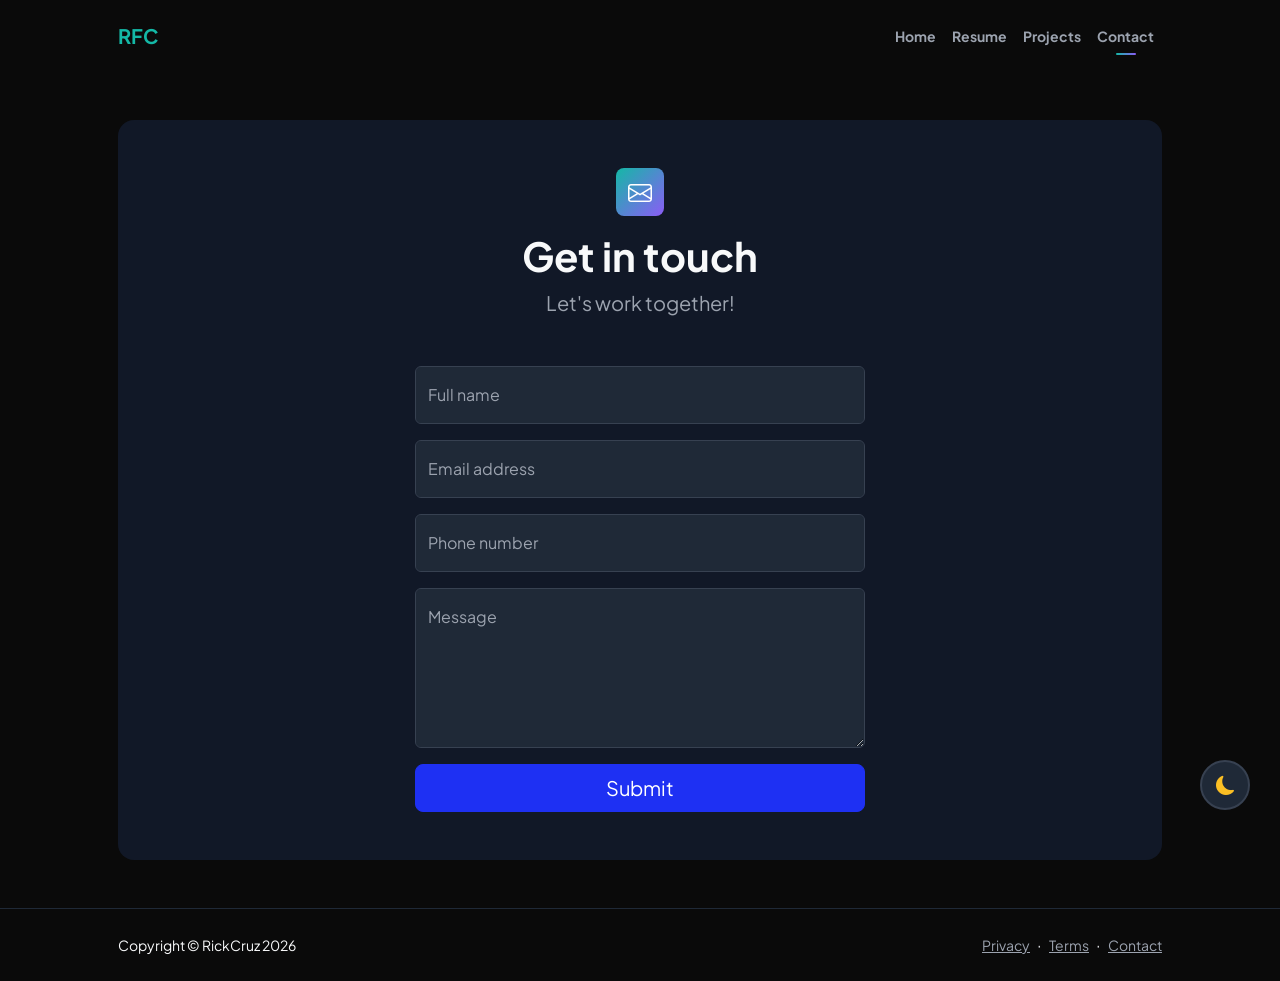
<file: introduction/contact.html>
<!DOCTYPE html>
<html lang="en">
    <head>
        <meta charset="utf-8" />
        <meta name="viewport" content="width=device-width, initial-scale=1, shrink-to-fit=no" />
        <meta name="description" content="Contact Rick Francis Cruz for web development projects and collaboration" />
        <meta name="author" content="Rick Francis Cruz" />
        <title>Contact - Rick Francis Cruz</title>
        <!-- Favicon-->
        <link rel="icon" type="image/x-icon" href="assets/favicon.ico" />
        <!-- Custom Google font-->
        <link rel="preconnect" href="https://fonts.googleapis.com" />
        <link rel="preconnect" href="https://fonts.gstatic.com" crossorigin />
        <link href="https://fonts.googleapis.com/css2?family=Plus+Jakarta+Sans:wght@100;200;300;400;500;600;700;800;900&amp;display=swap" rel="stylesheet" />
        <!-- Bootstrap icons-->
        <link href="https://cdn.jsdelivr.net/npm/bootstrap-icons@1.8.1/font/bootstrap-icons.css" rel="stylesheet" />
        <!-- Core theme CSS (includes Bootstrap)-->
        <link href="css/styles.css" rel="stylesheet" />
    </head>
    <body class="d-flex flex-column">
        <main class="flex-shrink-0">
            <!-- Navigation-->
            <nav class="navbar navbar-expand-lg navbar-dark py-3" style="background-color: #0a0a0a;">
                <div class="container px-5">
                    <a class="navbar-brand" href="index.html"><span class="fw-bolder text-primary">RFC</span></a>
                    <button class="navbar-toggler" type="button" data-bs-toggle="collapse" data-bs-target="#navbarSupportedContent" aria-controls="navbarSupportedContent" aria-expanded="false" aria-label="Toggle navigation"><span class="navbar-toggler-icon"></span></button>
                    <div class="collapse navbar-collapse" id="navbarSupportedContent">
                        <ul class="navbar-nav ms-auto mb-2 mb-lg-0 small fw-bolder">
                            <li class="nav-item"><a class="nav-link" href="index.html">Home</a></li>
                            <li class="nav-item"><a class="nav-link" href="resume.html">Resume</a></li>
                            <li class="nav-item"><a class="nav-link" href="projects.html">Projects</a></li>
                            <li class="nav-item"><a class="nav-link" href="contact.html">Contact</a></li>
                        </ul>
                    </div>
                </div>
            </nav>
            <!-- Page content-->
            <section class="py-5">
                <div class="container px-5">
                    <!-- Contact form-->
                    <div class="rounded-4 py-5 px-4 px-md-5" style="background-color: #111827;">
                        <div class="text-center mb-5">
                            <div class="feature bg-primary bg-gradient-primary-to-secondary text-white rounded-3 mb-3"><i class="bi bi-envelope"></i></div>
                            <h1 class="fw-bolder text-light">Get in touch</h1>
                            <p class="lead fw-normal mb-0" style="color: #9ca3af;">Let's work together!</p>
                        </div>
                        <div class="row gx-5 justify-content-center">
                            <div class="col-lg-8 col-xl-6">
                                <!-- * * * * * * * * * * * * * * *-->
                                <!-- * * SB Forms Contact Form * *-->
                                <!-- * * * * * * * * * * * * * * *-->
                                <!-- This form is pre-integrated with SB Forms.-->
                                <!-- To make this form functional, sign up at-->
                                <!-- https://startbootstrap.com/solution/contact-forms-->
                                <!-- to get an API token!-->
                                <form id="contactForm" data-sb-form-api-token="API_TOKEN">
                                    <!-- Name input-->
                                    <div class="form-floating mb-3">
                                        <input class="form-control" id="name" type="text" placeholder="Enter your name..." data-sb-validations="required" />
                                        <label for="name">Full name</label>
                                        <div class="invalid-feedback" data-sb-feedback="name:required">A name is required.</div>
                                    </div>
                                    <!-- Email address input-->
                                    <div class="form-floating mb-3">
                                        <input class="form-control" id="email" type="email" placeholder="name@example.com" data-sb-validations="required,email" />
                                        <label for="email">Email address</label>
                                        <div class="invalid-feedback" data-sb-feedback="email:required">An email is required.</div>
                                        <div class="invalid-feedback" data-sb-feedback="email:email">Email is not valid.</div>
                                    </div>
                                    <!-- Phone number input-->
                                    <div class="form-floating mb-3">
                                        <input class="form-control" id="phone" type="tel" placeholder="(123) 456-7890" data-sb-validations="required" />
                                        <label for="phone">Phone number</label>
                                        <div class="invalid-feedback" data-sb-feedback="phone:required">A phone number is required.</div>
                                    </div>
                                    <!-- Message input-->
                                    <div class="form-floating mb-3">
                                        <textarea class="form-control" id="message" type="text" placeholder="Enter your message here..." style="height: 10rem" data-sb-validations="required"></textarea>
                                        <label for="message">Message</label>
                                        <div class="invalid-feedback" data-sb-feedback="message:required">A message is required.</div>
                                    </div>
                                    <!-- Submit success message-->
                                    <!---->
                                    <!-- This is what your users will see when the form-->
                                    <!-- has successfully submitted-->
                                    <div class="d-none" id="submitSuccessMessage">
                                        <div class="text-center mb-3">
                                            <div class="fw-bolder">Form submission successful!</div>
                                            To activate this form, sign up at
                                            <br />
                                            <a href="https://startbootstrap.com/solution/contact-forms">https://startbootstrap.com/solution/contact-forms</a>
                                        </div>
                                    </div>
                                    <!-- Submit error message-->
                                    <!---->
                                    <!-- This is what your users will see when there is-->
                                    <!-- an error submitting the form-->
                                    <div class="d-none" id="submitErrorMessage"><div class="text-center text-danger mb-3">Error sending message!</div></div>
                                    <!-- Submit Button-->
                                    <div class="d-grid"><button class="btn btn-primary btn-lg disabled" id="submitButton" type="submit">Submit</button></div>
                                </form>
                            </div>
                        </div>
                    </div>
                </div>
            </section>
        </main>
        <!-- Footer-->
        <footer class="py-4 mt-auto" style="background-color: #0a0a0a; border-top: 1px solid #1f2937;">
            <div class="container px-5">
                <div class="row align-items-center justify-content-between flex-column flex-sm-row">
                    <div class="col-auto"><div class="small m-0 text-light">Copyright &copy; RickCruz 2026</div></div>
                    <div class="col-auto">
                        <a class="small" href="#!">Privacy</a>
                        <span class="mx-1">&middot;</span>
                        <a class="small" href="#!">Terms</a>
                        <span class="mx-1">&middot;</span>
                        <a class="small" href="#!">Contact</a>
                    </div>
                </div>
            </div>
        </footer>
        <!-- Bootstrap core JS-->
        <script src="https://cdn.jsdelivr.net/npm/bootstrap@5.2.3/dist/js/bootstrap.bundle.min.js"></script>
        <!-- Core theme JS-->
        <script src="js/scripts.js"></script>
        <!-- * * * * * * * * * * * * * * * * * * * * * * * * * * * * * * * * * * * * * * * *-->
        <!-- * *                               SB Forms JS                               * *-->
        <!-- * * Activate your form at https://startbootstrap.com/solution/contact-forms * *-->
        <!-- * * * * * * * * * * * * * * * * * * * * * * * * * * * * * * * * * * * * * * * *-->
        <script src="https://cdn.startbootstrap.com/sb-forms-latest.js"></script>
    </body>
</html>
</file>
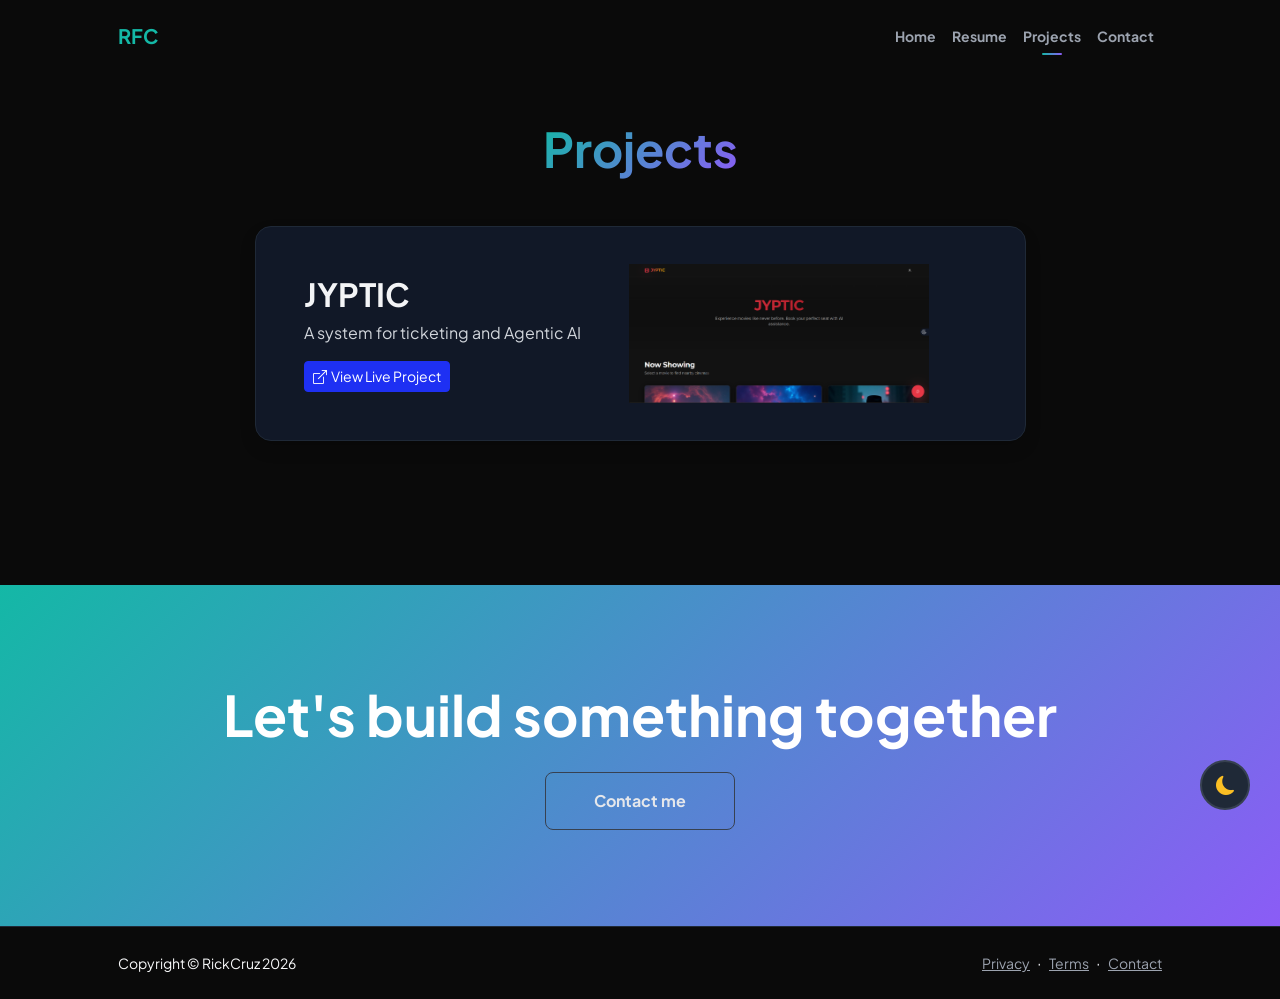
<file: introduction/projects.html>
<!DOCTYPE html>
<html lang="en">
    <head>
        <meta charset="utf-8" />
        <meta name="viewport" content="width=device-width, initial-scale=1, shrink-to-fit=no" />
        <meta name="description" content="Portfolio projects by Rick Francis Cruz - Web development work and applications" />
        <meta name="author" content="Rick Francis Cruz" />
        <title>Projects - Rick Francis Cruz</title>
        <!-- Favicon-->
        <link rel="icon" type="image/x-icon" href="assets/favicon.ico" />
        <!-- Custom Google font-->
        <link rel="preconnect" href="https://fonts.googleapis.com" />
        <link rel="preconnect" href="https://fonts.gstatic.com" crossorigin />
        <link href="https://fonts.googleapis.com/css2?family=Plus+Jakarta+Sans:wght@100;200;300;400;500;600;700;800;900&amp;display=swap" rel="stylesheet" />
        <!-- Bootstrap icons-->
        <link href="https://cdn.jsdelivr.net/npm/bootstrap-icons@1.8.1/font/bootstrap-icons.css" rel="stylesheet" />
        <!-- Core theme CSS (includes Bootstrap)-->
        <link href="css/styles.css" rel="stylesheet" />
    </head>
    <body class="d-flex flex-column h-100">
        <main class="flex-shrink-0">
            <!-- Navigation-->
            <nav class="navbar navbar-expand-lg navbar-dark py-3" style="background-color: #0a0a0a;">
                <div class="container px-5">
                    <a class="navbar-brand" href="index.html"><span class="fw-bolder text-primary">RFC</span></a>
                    <button class="navbar-toggler" type="button" data-bs-toggle="collapse" data-bs-target="#navbarSupportedContent" aria-controls="navbarSupportedContent" aria-expanded="false" aria-label="Toggle navigation"><span class="navbar-toggler-icon"></span></button>
                    <div class="collapse navbar-collapse" id="navbarSupportedContent">
                        <ul class="navbar-nav ms-auto mb-2 mb-lg-0 small fw-bolder">
                            <li class="nav-item"><a class="nav-link" href="index.html">Home</a></li>
                            <li class="nav-item"><a class="nav-link" href="resume.html">Resume</a></li>
                            <li class="nav-item"><a class="nav-link" href="projects.html">Projects</a></li>
                            <li class="nav-item"><a class="nav-link" href="contact.html">Contact</a></li>
                        </ul>
                    </div>
                </div>
            </nav>
            <!-- Projects Section-->
            <section class="py-5">
                <div class="container px-5 mb-5">
                    <div class="text-center mb-5">
                        <h1 class="display-5 fw-bolder mb-0"><span class="text-gradient d-inline">Projects</span></h1>
                    </div>
                    <div class="row gx-5 justify-content-center">
                        <div class="col-lg-11 col-xl-9 col-xxl-8">
                            <!-- Project Card 1: JYPTIC -->
                            <div class="card overflow-hidden shadow rounded-4 border-0 mb-5">
                                <div class="card-body p-0">
                                    <div class="d-flex align-items-center">
                                        <div class="p-5">
                                            <h2 class="fw-bolder">JYPTIC</h2>
                                            <p>A system for ticketing and Agentic AI</p>
                                            <a class="btn btn-primary btn-sm" href="https://jypsis-cinema-ticketing-system-pi.vercel.app/" target="_blank">
                                                <i class="bi bi-box-arrow-up-right me-1"></i>View Live Project
                                            </a>
                                        </div>
                                        <!-- To add a screenshot: save image as assets/jyptic-preview.png -->
                                        <img class="img-fluid" src="assets/jyptic-preview.png" alt="JYPTIC Project Preview" style="max-width: 300px;" />
                                    </div>
                                </div>
                            </div>
                            <!-- Project Card 2
                            <div class="card overflow-hidden shadow rounded-4 border-0">
                                <div class="card-body p-0">
                                    <div class="d-flex align-items-center">
                                        <div class="p-5">
                                            <h2 class="fw-bolder">Project Name 2</h2>
                                            <p>Lorem ipsum dolor sit amet consectetur adipisicing elit. Eius at enim eum illum aperiam placeat esse? Mollitia omnis minima saepe recusandae libero, iste ad asperiores! Explicabo commodi quo itaque! Ipsam!</p>
                                        </div>
                                        <img class="img-fluid" src="https://dummyimage.com/300x400/343a40/6c757d" alt="..." />
                                    </div>
                                </div>
                            </div> -->
                        </div>
                    </div>
                </div>
            </section>
            <!-- Call to action section-->
            <section class="py-5 bg-gradient-primary-to-secondary text-white">
                <div class="container px-5 my-5">
                    <div class="text-center">
                        <h2 class="display-4 fw-bolder mb-4">Let's build something together</h2>
                        <a class="btn btn-outline-light btn-lg px-5 py-3 fs-6 fw-bolder" href="contact.html">Contact me</a>
                    </div>
                </div>
            </section>
        </main>
        <!-- Footer-->
        <footer class="py-4 mt-auto" style="background-color: #0a0a0a; border-top: 1px solid #1f2937;">
            <div class="container px-5">
                <div class="row align-items-center justify-content-between flex-column flex-sm-row">
                    <div class="col-auto"><div class="small m-0 text-light">Copyright &copy; RickCruz 2026</div></div>
                    <div class="col-auto">
                        <a class="small" href="#!">Privacy</a>
                        <span class="mx-1">&middot;</span>
                        <a class="small" href="#!">Terms</a>
                        <span class="mx-1">&middot;</span>
                        <a class="small" href="#!">Contact</a>
                    </div>
                </div>
            </div>
        </footer>
        <!-- Bootstrap core JS-->
        <script src="https://cdn.jsdelivr.net/npm/bootstrap@5.2.3/dist/js/bootstrap.bundle.min.js"></script>
        <!-- Core theme JS-->
        <script src="js/scripts.js"></script>
    </body>
</html>
</file>
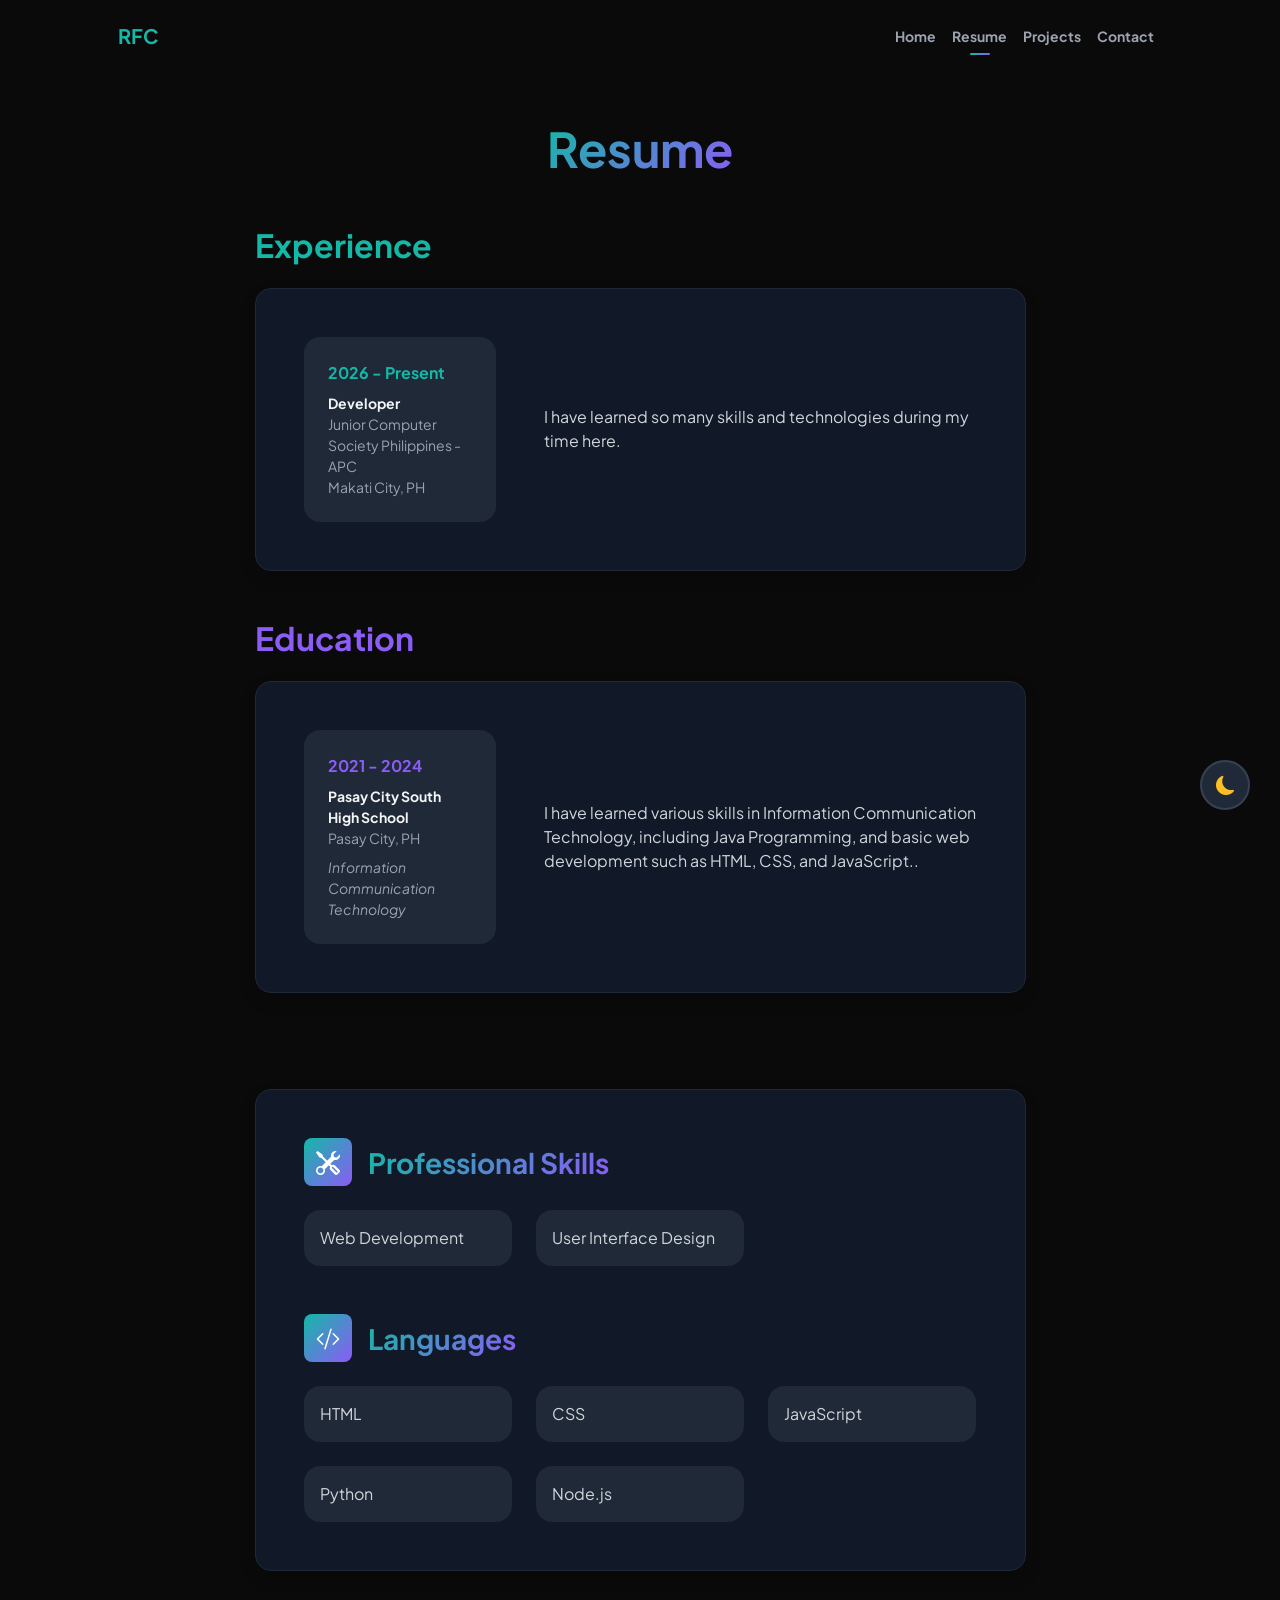
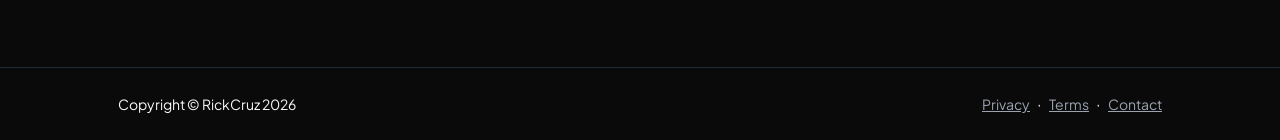
<file: introduction/resume.html>
<!DOCTYPE html>
<html lang="en">
    <head>
        <meta charset="utf-8" />
        <meta name="viewport" content="width=device-width, initial-scale=1, shrink-to-fit=no" />
        <meta name="description" content="Resume of Rick Francis Cruz - Education, experience, and skills in web development" />
        <meta name="author" content="Rick Francis Cruz" />
        <title>Resume - Rick Francis Cruz</title>
        <!-- Favicon-->
        <link rel="icon" type="image/x-icon" href="assets/favicon.ico" />
        <!-- Custom Google font-->
        <link rel="preconnect" href="https://fonts.googleapis.com" />
        <link rel="preconnect" href="https://fonts.gstatic.com" crossorigin />
        <link href="https://fonts.googleapis.com/css2?family=Plus+Jakarta+Sans:wght@100;200;300;400;500;600;700;800;900&amp;display=swap" rel="stylesheet" />
        <!-- Bootstrap icons-->
        <link href="https://cdn.jsdelivr.net/npm/bootstrap-icons@1.8.1/font/bootstrap-icons.css" rel="stylesheet" />
        <!-- Core theme CSS (includes Bootstrap)-->
        <link href="css/styles.css" rel="stylesheet" />
    </head>
    <body class="d-flex flex-column h-100">
        <main class="flex-shrink-0">
            <!-- Navigation-->
            <nav class="navbar navbar-expand-lg navbar-dark py-3" style="background-color: #0a0a0a;">
                <div class="container px-5">
                    <a class="navbar-brand" href="index.html"><span class="fw-bolder text-primary">RFC</span></a>
                    <button class="navbar-toggler" type="button" data-bs-toggle="collapse" data-bs-target="#navbarSupportedContent" aria-controls="navbarSupportedContent" aria-expanded="false" aria-label="Toggle navigation"><span class="navbar-toggler-icon"></span></button>
                    <div class="collapse navbar-collapse" id="navbarSupportedContent">
                        <ul class="navbar-nav ms-auto mb-2 mb-lg-0 small fw-bolder">
                            <li class="nav-item"><a class="nav-link" href="index.html">Home</a></li>
                            <li class="nav-item"><a class="nav-link" href="resume.html">Resume</a></li>
                            <li class="nav-item"><a class="nav-link" href="projects.html">Projects</a></li>
                            <li class="nav-item"><a class="nav-link" href="contact.html">Contact</a></li>
                        </ul>
                    </div>
                </div>
            </nav>
            <!-- Page Content-->
            <div class="container px-5 my-5">
                <div class="text-center mb-5">
                    <h1 class="display-5 fw-bolder mb-0"><span class="text-gradient d-inline">Resume</span></h1>
                </div>
                <div class="row gx-5 justify-content-center">
                    <div class="col-lg-11 col-xl-9 col-xxl-8">
                        <!-- Experience Section-->
                        <section>
                            <div class="d-flex align-items-center justify-content-between mb-4">
                                <h2 class="text-primary fw-bolder mb-0">Experience</h2>
                                <!-- Download resume button-->
                                <!-- Note: Set the link href target to a PDF file within your project-->
                                <!-- <a class="btn btn-primary px-4 py-3" href="#!">
                                    <div class="d-inline-block bi bi-download me-2"></div>
                                    Download Resume
                                </a> -->
                            </div>
                            <!-- Experience Card 1-->
                            <div class="card shadow border-0 rounded-4 mb-5">
                                <div class="card-body p-5">
                                    <div class="row align-items-center gx-5">
                                        <div class="col text-center text-lg-start mb-4 mb-lg-0">
                                            <div class="bg-light p-4 rounded-4">
                                                <div class="text-primary fw-bolder mb-2">2026 - Present</div>
                                                <div class="small fw-bolder">Developer</div>
                                                <div class="small text-muted">Junior Computer Society Philippines - APC</div>
                                                <div class="small text-muted">Makati City, PH</div>
                                            </div>
                                        </div>
                                        <div class="col-lg-8"><div>I have learned so many skills and technologies during my time here.</div></div>
                                    </div>
                                </div>
                            </div>
                            <!-- Experience Card 2-->
                            <!-- <div class="card shadow border-0 rounded-4 mb-5">
                                <div class="card-body p-5">
                                    <div class="row align-items-center gx-5">
                                        <div class="col text-center text-lg-start mb-4 mb-lg-0">
                                            <div class="bg-light p-4 rounded-4">
                                                <div class="text-primary fw-bolder mb-2">2017 - 2019</div>
                                                <div class="small fw-bolder">SEM Specialist</div>
                                                <div class="small text-muted">Wayne Enterprises</div>
                                                <div class="small text-muted">Gotham City, NY</div>
                                            </div>
                                        </div>
                                        <div class="col-lg-8"><div>Lorem ipsum dolor sit amet consectetur adipisicing elit. Delectus laudantium, voluptatem quis repellendus eaque sit animi illo ipsam amet officiis corporis sed aliquam non voluptate corrupti excepturi maxime porro fuga.</div></div>
                                    </div>
                                </div>
                            </div> -->
                        </section>
                        <!-- Education Section-->
                        <section>
                            <h2 class="text-secondary fw-bolder mb-4">Education</h2>
                            <!-- Education Card 1-->
                            <div class="card shadow border-0 rounded-4 mb-5">
                                <div class="card-body p-5">
                                    <div class="row align-items-center gx-5">
                                        <div class="col text-center text-lg-start mb-4 mb-lg-0">
                                            <div class="bg-light p-4 rounded-4">
                                                <div class="text-secondary fw-bolder mb-2">2021 - 2024</div>
                                                <div class="mb-2">
                                                    <div class="small fw-bolder">Pasay City South High School</div>
                                                    <div class="small text-muted">Pasay City, PH</div>
                                                </div>
                                                <div class="fst-italic">
                                                    <div class="small text-muted">Information Communication Technology</div>
                                                </div>
                                            </div>
                                        </div>
                                        <div class="col-lg-8"><div>I have learned various skills in Information Communication Technology, including Java Programming, and basic web development such as HTML, CSS, and JavaScript..</div></div>
                                    </div>
                                </div>
                            </div>
                            
                        <!-- Divider-->
                        <div class="pb-5"></div>
                        <!-- Skills Section-->
                        <section>
                            <!-- Skillset Card-->
                            <div class="card shadow border-0 rounded-4 mb-5">
                                <div class="card-body p-5">
                                    <!-- Professional skills list-->
                                    <div class="mb-5">
                                        <div class="d-flex align-items-center mb-4">
                                            <div class="feature bg-primary bg-gradient-primary-to-secondary text-white rounded-3 me-3"><i class="bi bi-tools"></i></div>
                                            <h3 class="fw-bolder mb-0"><span class="text-gradient d-inline">Professional Skills</span></h3>
                                        </div>
                                        <div class="row row-cols-1 row-cols-md-3 mb-4">
                                            <div class="col mb-4 mb-md-0"><div class="d-flex align-items-center bg-light rounded-4 p-3 h-100">Web Development</div></div>
                                            <div class="col"><div class="d-flex align-items-center bg-light rounded-4 p-3 h-100">User Interface Design</div></div>
                                        </div>
                                    </div>
                                    <!-- Languages list-->
                                    <div class="mb-0">
                                        <div class="d-flex align-items-center mb-4">
                                            <div class="feature bg-primary bg-gradient-primary-to-secondary text-white rounded-3 me-3"><i class="bi bi-code-slash"></i></div>
                                            <h3 class="fw-bolder mb-0"><span class="text-gradient d-inline">Languages</span></h3>
                                        </div>
                                        <div class="row row-cols-1 row-cols-md-3 mb-4">
                                            <div class="col mb-4 mb-md-0"><div class="d-flex align-items-center bg-light rounded-4 p-3 h-100">HTML</div></div>
                                            <div class="col mb-4 mb-md-0"><div class="d-flex align-items-center bg-light rounded-4 p-3 h-100">CSS</div></div>
                                            <div class="col"><div class="d-flex align-items-center bg-light rounded-4 p-3 h-100">JavaScript</div></div>
                                        </div>
                                        <div class="row row-cols-1 row-cols-md-3">
                                            <div class="col mb-4 mb-md-0"><div class="d-flex align-items-center bg-light rounded-4 p-3 h-100">Python</div></div>
                                            <div class="col"><div class="d-flex align-items-center bg-light rounded-4 p-3 h-100">Node.js</div></div>
                                        </div>
                                    </div>
                                </div>
                            </div>
                        </section>
                    </div>
                </div>
            </div>
        </main>
        <!-- Footer-->
        <footer class="py-4 mt-auto" style="background-color: #0a0a0a; border-top: 1px solid #1f2937;">
            <div class="container px-5">
                <div class="row align-items-center justify-content-between flex-column flex-sm-row">
                    <div class="col-auto"><div class="small m-0 text-light">Copyright &copy; RickCruz 2026</div></div>
                    <div class="col-auto">
                        <a class="small" href="#!">Privacy</a>
                        <span class="mx-1">&middot;</span>
                        <a class="small" href="#!">Terms</a>
                        <span class="mx-1">&middot;</span>
                        <a class="small" href="#!">Contact</a>
                    </div>
                </div>
            </div>
        </footer>
        <!-- Bootstrap core JS-->
        <script src="https://cdn.jsdelivr.net/npm/bootstrap@5.2.3/dist/js/bootstrap.bundle.min.js"></script>
        <!-- Core theme JS-->
        <script src="js/scripts.js"></script>
    </body>
</html>
</file>
